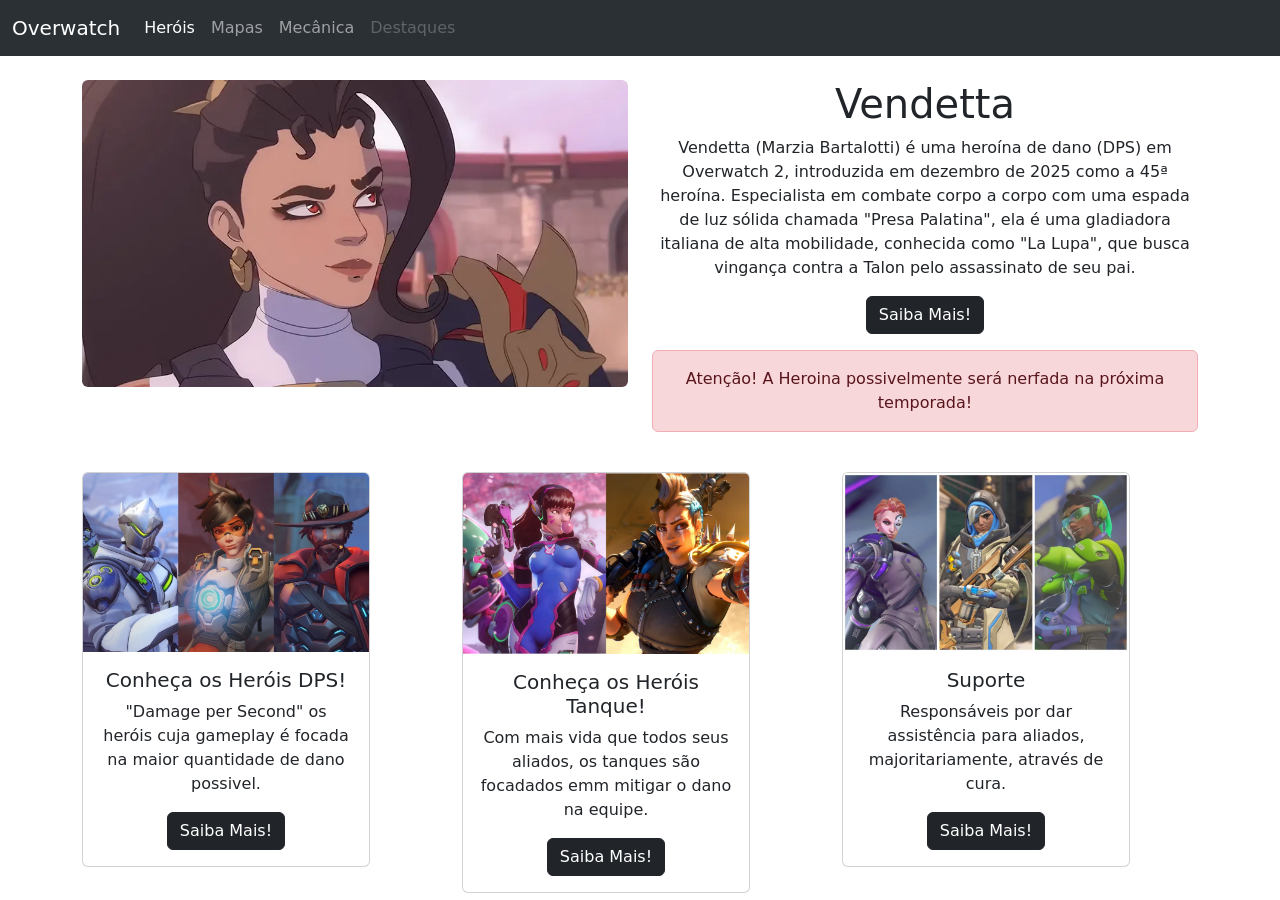
<file: bootstrap/index.html>
<!DOCTYPE html>
<html lang="pt-br">
<head>
    <meta charset="UTF-8">
    <meta name="viewport" content="width=device-width, initial-scale=1.0">
    <title>Overwatch Wiki</title>
    <link href="https://cdn.jsdelivr.net/npm/bootstrap@5.3.0/dist/css/bootstrap.min.css" rel="stylesheet">
</head>
<body>
    <nav class="navbar navbar-expand-lg bg-body-tertiary" data-bs-theme='dark'>
        <div class="container-fluid">
            <a class="navbar-brand" href="#">Overwatch</a>
            <button class="navbar-toggler" type="button" data-bs-toggle="collapse" data-bs-target="#navbarNav" aria-controls="navbarNav" aria-expanded="false" aria-label="Toggle navigation">
                <span class="navbar-toggler-icon"></span>
            </button>
            <div class="collapse navbar-collapse" id="navbarNav">
                <ul class="navbar-nav">
                    <li class="nav-item">
                        <a class="nav-link active" aria-current="page" href="#">Heróis</a>
                    </li>
                    <li class="nav-item">
                        <a class="nav-link" href="#">Mapas</a>
                    </li>
                    <li class="nav-item">
                        <a class="nav-link" href="#">Mecânica</a>
                    </li>
                    <li class="nav-item">
                        <a class="nav-link disabled" aria-disabled="true">Destaques</a>
                    </li>
                </ul>
            </div>
        </div>
    </nav>

    <div class="my-auto p-4">
        <div class="container text-center" class="d-grid gap-0 column-gap-3">
            <div class="row">
                <div class="col-12 col-sm-6">
                    <img src="img/Vendetta.webp" class="rounded mx-auto d-block img-fluid" alt="Vendetta">
                </div>
            
                <div class="col-12 col-sm-6">
                    <h1>Vendetta</h1>

                    <p class="text-break">
                        Vendetta (Marzia Bartalotti) é uma heroína de dano (DPS) em Overwatch 2, introduzida em dezembro de 2025 como a 45ª heroína. Especialista em combate corpo a corpo com uma espada de luz sólida chamada "Presa Palatina", ela é uma gladiadora italiana de alta mobilidade, conhecida como "La Lupa", que busca vingança contra a Talon pelo assassinato de seu pai.
                    </p>

                    <button type="button" class="btn btn-dark">Saiba Mais!</button>

                    <div class="alert alert-danger mt-3" role="alert">
                        Atenção! A Heroina possivelmente será nerfada na próxima temporada!
                    </div>

                </div>  
            </div>
        </div>
    </div>

    <div class="container text-center">
        <div class="row">
            <div class="col">
                <div class="card" style="width: 18rem;">
                    <img src="img/DPS.webp" class="card-img-top" alt="Heróis da classe DPS">
                    <div class="card-body">
                        <h5 class="card-title">Conheça os Heróis DPS!</h5>
                        <p class="card-text">"Damage per Second" os heróis cuja gameplay é focada na maior quantidade de dano possivel.</p>
                        <a href="#" class="btn btn-dark">Saiba Mais!</a>
                    </div>
                </div>
            </div>
            <div class="col">
                <div class="card" style="width: 18rem;">
                    <img src="img/TANK.jpg" class="card-img-top" alt="Heróis da classe Tanque">
                    <div class="card-body">
                        <h5 class="card-title">Conheça os Heróis Tanque!</h5>
                        <p class="card-text">Com mais vida que todos seus aliados, os tanques são focadados emm mitigar o dano na equipe.</p>
                        <a href="#" class="btn btn-dark">Saiba Mais!</a>
                    </div>
                </div>                
            </div>
            <div class="col">
                <div class="card" style="width: 18rem;">
                    <img src="img/SUP.webp" class="card-img-top" alt="Heróis da Classe Suporte">
                    <div class="card-body">
                        <h5 class="card-title">Suporte</h5>
                        <p class="card-text">Responsáveis por dar assistência para aliados, majoritariamente, através de cura.</p>
                        <a href="#" class="btn btn-dark">Saiba Mais!</a>
                    </div>
                </div>                
            </div>
        </div>
  </div>

    
</body>
</html>
</file>
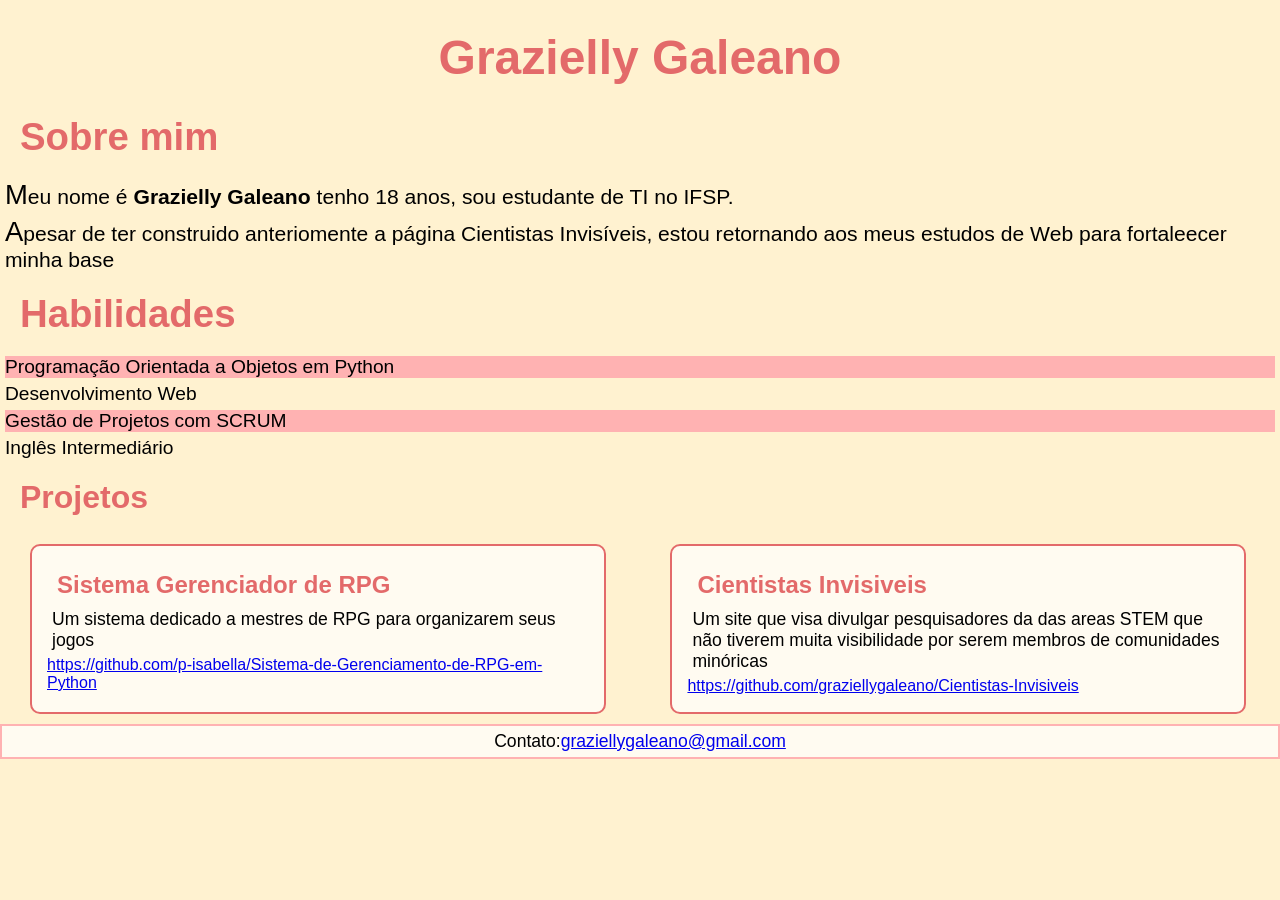
<file: Exercicio 2/index.html>
<!DOCTYPE html>
<html lang="pt-br">
<head>
    <meta charset="UTF-8">
    <meta name="viewport" content="width=device-width, initial-scale=1.0">
    <title>Minhas redes</title>
    <link rel="shortcut icon" href="img/favicon.ico" type="image/x-icon">
    <link rel="stylesheet" href="estilo.css">
</head>
<body>
    <h1>Grazielly Galeano</h1>

    <section class="sobre">
        <h2>Sobre mim</h2>
        <p>Meu nome é <strong>Grazielly Galeano</strong> tenho 18 anos, sou estudante de TI no IFSP.</p>
        <p>Apesar de ter construido anteriomente a página Cientistas Invisíveis, estou retornando aos meus estudos de Web para fortaleecer minha base</p>
        
        <h2>Habilidades</h2>
        <ul>
            <li>Programação Orientada a Objetos em Python</li>           
            <li>Desenvolvimento Web</li>
            <li>Gestão de Projetos com SCRUM</li>
            <li>Inglês Intermediário</li>
        </ul>
    </section>

    <div class="projetos">

    <h2>Projetos</h2>
    
    <div class="projeto1">

        <h3>Sistema Gerenciador de RPG</h3>
        <p>Um sistema dedicado a mestres de RPG para organizarem seus jogos</p>
        <a href="https://github.com/p-isabella/Sistema-de-Gerenciamento-de-RPG-em-Python" target="_blank" rel="external">https://github.com/p-isabella/Sistema-de-Gerenciamento-de-RPG-em-Python</a>

    </div>    

    <div class="projeto2">
        <h3>Cientistas Invisiveis</h3>
        <p>Um site que visa divulgar pesquisadores da das areas STEM que não tiverem muita visibilidade por serem membros de comunidades minóricas</p>
        <a href="https://github.com/graziellygaleano/Cientistas-Invisiveis" target="_blank" rel="external">https://github.com/graziellygaleano/Cientistas-Invisiveis</a>

    </div>

    <footer>
        <p>Contato:<a href="mailto:graziellygaleano@gmail.com">graziellygaleano@gmail.com</a></p>
    </footer>

</body>
</html>
</file>
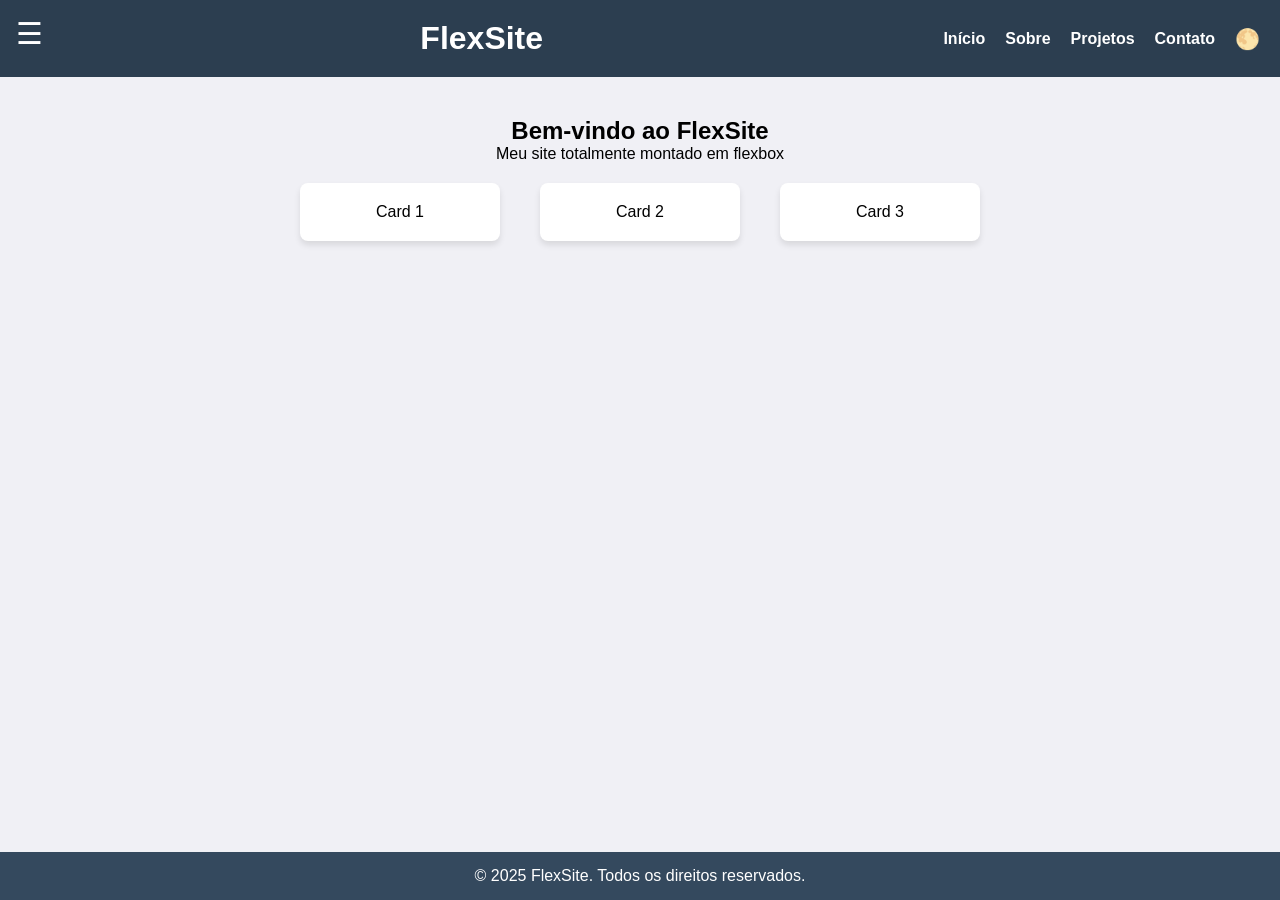
<file: FlexSite/index.html>
<!DOCTYPE html>
<html lang="pt-br">
<head>
    <meta charset="UTF-8">
    <meta name="viewport" content="width=device-width, initial-scale=1.0">
    <title>FlexSite</title>
    <link rel="stylesheet" href="stylesheet.css">
</head>
<body>
    <input type="checkbox" id="menu-lateral" hidden>
    <input type="checkbox" id="tema" hidden>

    <header>
        <label for="menu-lateral" class="menu-lateral">☰</label>
        <h1 class="tittle">FlexSite</h1>
        <nav class="menu-cima">
            <a href="#">Início</a>
            <a href="#">Sobre</a>
            <a href="#">Projetos</a>
            <a href="#">Contato</a>
            <label for="tema" class="botao-tema">🌕</label>
        </nav>
    </header>

    <nav class="sidebar">
        <a href="#">Início</a>
        <a href="#">Sobre</a>
        <a href="#">Projetos</a>
        <a href="#">Contato</a>
    </nav>

    <main class="main">
        <section class="intro">
            <h1>Bem-vindo ao FlexSite</h1>
            <p>Meu site totalmente montado em flexbox</p>
        </section>

        <section class="cards">
            <div class="card">Card 1</div>
            <div class="card">Card 2</div>
            <div class="card">Card 3</div>
        </section>
    </main>

    <footer class="footer">
        <p>© 2025 FlexSite. Todos os direitos reservados.</p>
    </footer>
</body>
</html>
</file>
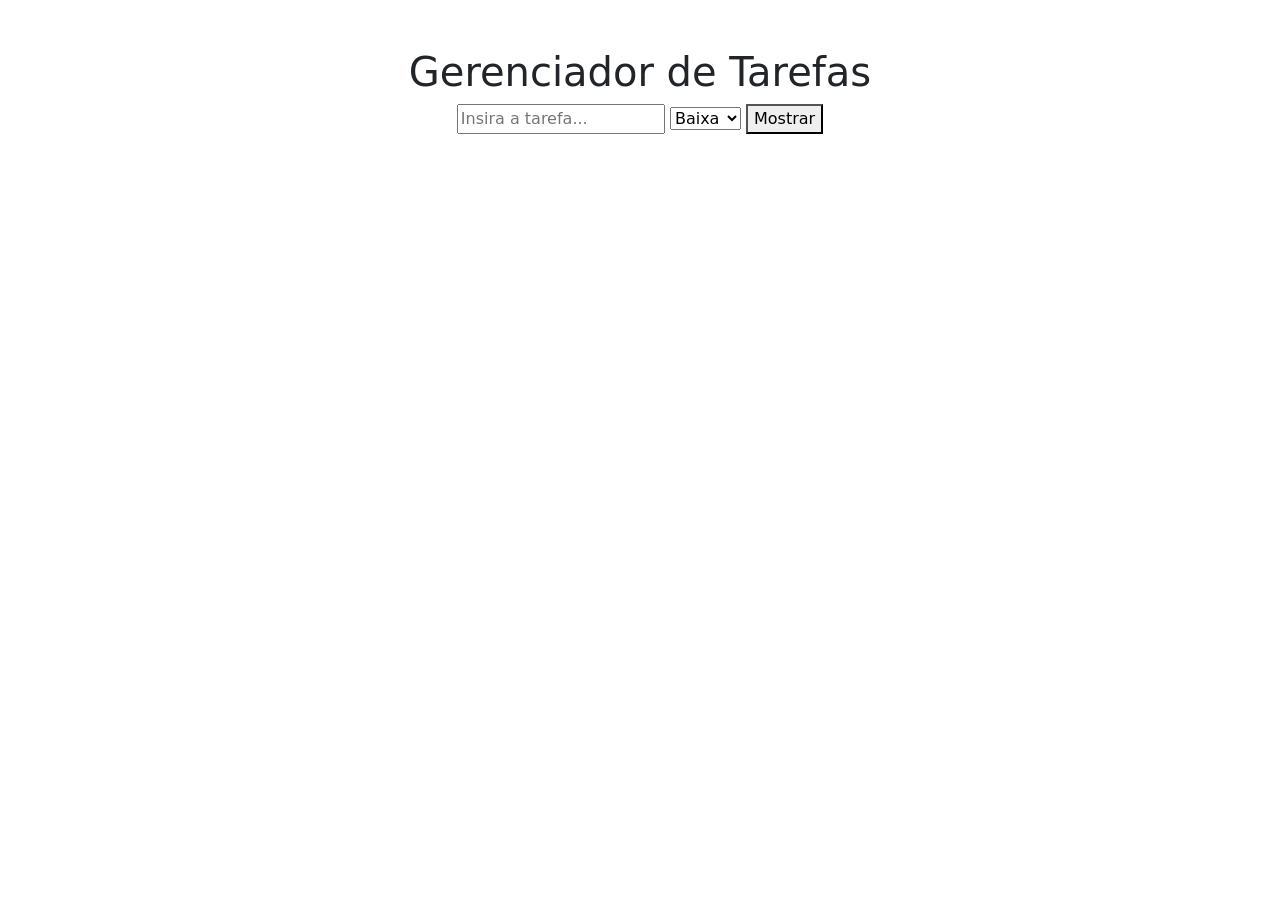
<file: gerenciador de tarefas/index.html>
<!DOCTYPE html>
<html lang="pt-br">
<head>
    <meta charset="UTF-8">
    <meta name="viewport" content="width=device-width, initial-scale=1.0">
    <title>DOM</title>
    <link href="https://cdn.jsdelivr.net/npm/bootstrap@5.3.0/dist/css/bootstrap.min.css" rel="stylesheet">    
</head>
<body>
    <div class="container mt-5">
        <h1 class="text-center">Gerenciador de Tarefas</h1>
    </div>

    <div class="container text-center">
         <div class="row">
            <div class="col">
                <input type="text" id="tarefa" placeholder="Insira a tarefa...">
                <select id="prioridade">
                    <option>Baixa</option>
                    <option>Média</option>
                    <option>Alta</option>    
                </select>
                <button onclick="valores()">Mostrar</button>                
            </div>

        </div>    
  </div>





    <script>
        function valores() {
            let valor = document.getElementById('tarefa').value;
            let estado = document.getElementById('prioridade').value;
            criarCard(valor, estado)
        }

        function criarCard(valor, estado) {
            let corCard = "";

            if (estado === "Alta") {
                corCard = "text-bg-danger";   
            } else if (estado === "Média") {
                corCard = "text-bg-warning";  
            } else {
                corCard = "text-bg-success";  
            }

            let container = document.createElement('div');
            container.className = "container text-center";

            container.innerHTML = `
                <div class="row">
                    <div class="col-12">
                        <div class="card ${corCard} col-3" style="width: 18rem;">
                                <div class="card-body">
                                    <h5 class="card-title">Prioridade: ${estado}</h5>
                                    <p class="card-text">${valor}</p>
                                </div>
                        </div>
                    </div>
                </div>
            `;

            document.body.appendChild(container);


}  

    </script>
</body>
</html>
</file>
<file: Exercicio 2/estilo.css>
* {
  margin: 0;
  padding: 0;
  box-sizing: border-box;
  font-family: Arial, Helvetica, sans-serif;
}

body {
    background-color: #FFF2D0;
}


h1 {
    color: #E36A6A;
    font-size: 3em;
    text-align: center;
    margin: 30px;
    font-weight: bolder;
}

h2 {
    font-size: 2em;
    color: #E36A6A;
    margin: 20px;
}

h3 {
    font-size: 1.5em;
    color: #E36A6A;
    margin: 10px;
}

p {
    font-size: 1.1em;
    margin: 5px;
}

ul li {
    margin: 5px;
}

.sobre {
    font-size: 1.2em;
}



.projeto1 , .projeto2{
    background-color: #FFFBF1;
    margin: 8px 30px 10px 30px ;
    padding: 15px;
    border: 2px solid #E36A6A;
    border-radius: 10px;
    display: inline-block;
    vertical-align: top;
    width: 45%;
    height: 170px;
}

.projeto1 :hover, .projeto2 :hover{
    background-color: #FFF2D0;
}

.sobre ul :nth-child(odd) {
    background-color: #FFB2B2;
}

.sobre p::first-letter {
    font-size: 1.3em;
}

footer {
    background-color: #FFFBF1;
    border: 2px solid #FFB2B2;
    text-align: center;
    
}
</file>
<file: FlexSite/stylesheet.css>
* {
    margin: 0;
    padding: 0;
    box-sizing: border-box;
}

:root {
    --cor-primaria: #2c3e50; 
    --cor-secundaria: #34495e;
    --cor-fundo: #f0f0f5;
    --cor-card: white;
    --cor-texto: black;
    --fonte-padrao: 'Arial', sans-serif; 
    --transicao: 0.3s ease; 
}

#tema:checked ~ .main {
    background-color: #1a1a1a;
    color: white;
}

#tema:checked ~.main .card {
    background-color: #333;
    color: white;
    border: 1px solid #444;
}

.botao-tema {
    cursor: pointer; 
    font-size: 20px;
    transition: var(--transicao);
}

.botao-tema:hover {
    transform: scale(1.5);
}

body {
    font-family: Arial, sans-serif;
    background-color: var(--cor-fundo);
    display: flex;
    flex-direction: column;
    min-height: 100vh;
}

header h1 {
    flex: 1;
    text-align: center;
}

.menu-lateral{
    font-size: 2rem;
    cursor: pointer;
    position: fixed;
    top: 1rem;
    left: 1rem;
    z-index: 2;
}

header {
    background-color: #2c3e50;
    color: white;
    padding: 20px;
    display: flex;
    justify-content: space-between;
    align-items: center;
    flex-wrap: wrap;
    text-align: center;
}


.menu-cima {
    display: flex;
    gap: 20px;
    align-items: center;
}

.menu-cima a {
    color: white;
    text-decoration: none;
    font-weight: bold;
}

.menu-cima a:hover {
    text-decoration: underline;
}

.sidebar{
    position: fixed;
    top: 0;
    left: -250px;
    width: 200px;
    height: 100vh;
    background-color: var(--cor-secundaria);
    display: flex;
    flex-direction: column;
    padding: 80px 20px 20px;
    gap: 20px;
    transition: left var(--transicao);
    z-index: 1;
    align-items: center;
}

#menu-lateral:checked ~ .sidebar {
    left: 0;;
}

.sidebar a {
    color: white;
    text-decoration: none;
    font-weight: bold;
}

.sidebar a:hover {
    text-decoration: underline;
}

.menu-lateral {
    font-size: 30px;
    cursor: pointer;
    color: white;
}

main {
    flex: 1;
    background-color: var(--cor-fundo);
    color: var(--cor-texto);
    display: flex;
    flex-direction: column;
    gap: 20px;
    padding: 40px 20px;
}

.intro {
    text-align: center;
}

.cards {
    display: flex;
    gap: 40px;
    flex-wrap: wrap;
    justify-content: center;
}

.card {
    background-color: var(--cor-card);
    color: var(--cor-texto);
    border-radius: 8px;
    padding: 20px;
    width: 200px;
    text-align: center;
    box-shadow: 0 4px 6px rgba(0, 0, 0, 0.1);
}

footer {
    background-color: #34495e;
    color: white;
    text-align: center;
    padding: 15px;
}
</file>
